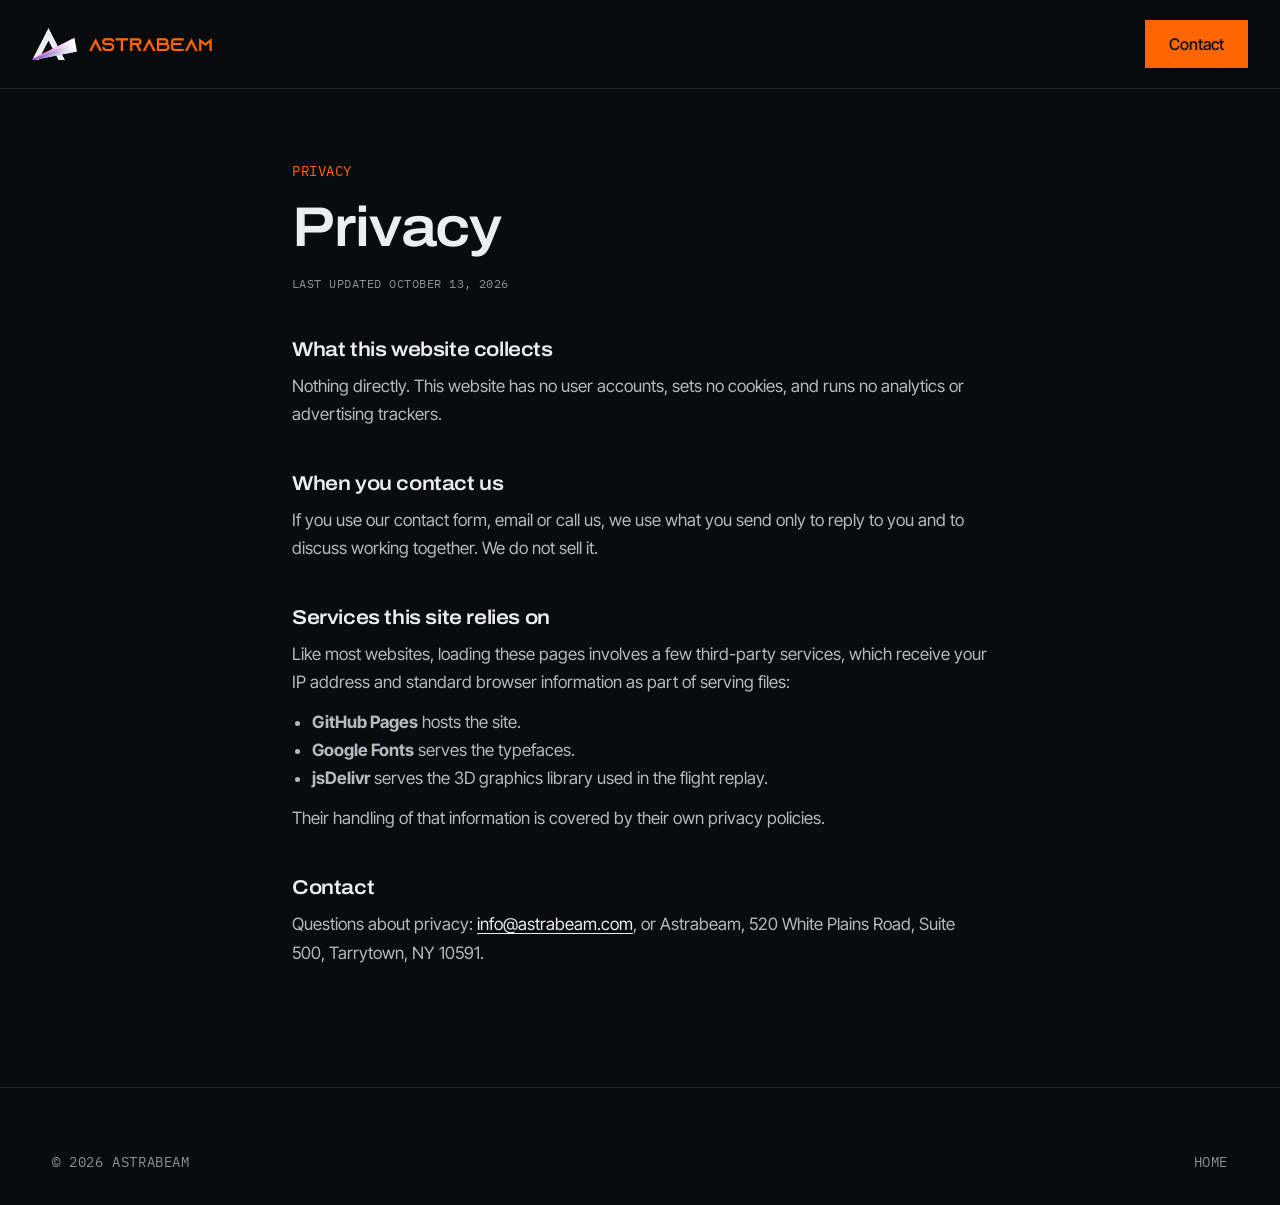
<file: privacy.html>
<!doctype html>
<html lang="en">
<head>
<meta charset="utf-8">
<meta name="viewport" content="width=device-width, initial-scale=1">
<title>Privacy · Astrabeam</title>
<meta name="robots" content="index">
<link rel="preconnect" href="https://fonts.googleapis.com">
<link rel="preconnect" href="https://fonts.gstatic.com" crossorigin>
<link href="https://fonts.googleapis.com/css2?family=Archivo:wdth,wght@100..125,500..800&family=Inter+Tight:wght@400;500;600&family=IBM+Plex+Mono:wght@400;500&display=swap" rel="stylesheet">
<link rel="icon" type="image/png" href="assets/astrabeam-mark-light.png">
<link rel="stylesheet" href="styles.css?v=2d792ae5">
</head>
<body>
<header class="nav scrolled">
  <a class="logo" href="index.html" aria-label="Astrabeam home">
    <img class="logo-mark" src="assets/astrabeam-mark-light.png" alt="">
    <img class="logo-word" src="assets/astrabeam-wordmark.png" alt="Astrabeam">
  </a>
  <a class="btn btn-sm" href="index.html#contact">Contact</a>
</header>
<main class="section legal">
  <div class="wrap">
    <p class="eyebrow mono">PRIVACY</p>
    <h1>Privacy</h1>
    <p class="mono tiny">LAST UPDATED OCTOBER 13, 2026</p>

    <h2>What this website collects</h2>
    <p>Nothing directly. This website has no user accounts, sets no cookies, and runs no analytics or advertising trackers.</p>

    <h2>When you contact us</h2>
    <p>If you use our contact form, email or call us, we use what you send only to reply to you and to discuss working together. We do not sell it.</p>

    <h2>Services this site relies on</h2>
    <p>Like most websites, loading these pages involves a few third-party services, which receive your IP address and standard browser information as part of serving files:</p>
    <ul>
      <li><b>GitHub Pages</b> hosts the site.</li>
      <li><b>Google Fonts</b> serves the typefaces.</li>
      <li><b>jsDelivr</b> serves the 3D graphics library used in the flight replay.</li>
    </ul>
    <p>Their handling of that information is covered by their own privacy policies.</p>

    <h2>Contact</h2>
    <p>Questions about privacy: <a href="mailto:info@astrabeam.com">info@astrabeam.com</a>, or Astrabeam, 520 White Plains Road, Suite 500, Tarrytown, NY 10591.</p>
  </div>
</main>
<footer class="footer mono"><div class="wrap foot"><span>© 2026 ASTRABEAM</span><span><a href="index.html">HOME</a></span></div></footer>
</body>
</html>
</file>
<file: styles.css>
/* Astrabeam — site styles */
:root {
  --bg: #0a0b0d;
  --bg-2: #111317;
  --line: #22262c;
  --fg: #ecedef;
  --dim: #8a9099;
  --accent: #ff6600;
  --live: #3dffa8;
  --light-bg: #f1f0ec;
  --light-fg: #15171a;
  --light-dim: #5d636b;
  --light-line: #d9d7d1;
  --max: 1240px;
}
* { box-sizing: border-box; margin: 0; padding: 0; }
html { scroll-behavior: smooth; }
body {
  background: var(--bg); color: var(--fg);
  font-family: "Inter Tight", system-ui, sans-serif; font-size: 17px; line-height: 1.55;
  -webkit-font-smoothing: antialiased; overflow-x: hidden;
}
a { color: inherit; text-decoration: none; }
em { font-style: normal; color: var(--accent); }
img { max-width: 100%; }
.wrap { max-width: var(--max); margin: 0 auto; padding: 0 32px; }
.mono { font-family: "IBM Plex Mono", ui-monospace, monospace; letter-spacing: .04em; }
.dim { color: var(--dim); }
:focus-visible { outline: 2px solid var(--accent); outline-offset: 3px; }

/* TYPE */
h1, h2, .legal h1 {
  font-family: "Archivo", "Inter Tight", system-ui, sans-serif;
  font-stretch: 112%; font-weight: 600; letter-spacing: -.02em;
}
h1 { font-stretch: 125%; font-weight: 700; text-transform: uppercase; letter-spacing: -.01em; font-size: clamp(34px, 4.8vw, 68px); line-height: 1.02; }
h2 { font-size: clamp(28px, 3.2vw, 44px); line-height: 1.1; }
h3 { font-size: 22px; font-weight: 500; letter-spacing: -.01em; line-height: 1.25; }
.kicker { font-size: 15px; font-weight: 500; color: var(--accent); margin-bottom: 18px; }
.note { font-size: 13px; color: var(--dim); }

.btn {
  display: inline-block; padding: 14px 24px; background: var(--accent); color: #0a0b0d;
  font: 500 16px "Inter Tight", system-ui, sans-serif; border: 0; cursor: pointer; transition: background .2s;
}
.btn:hover { background: #ff8533; }

/* NAV */
.nav {
  position: fixed; inset: 0 0 auto 0; z-index: 50; display: flex; align-items: center; justify-content: space-between;
  padding: 20px 32px; transition: background .3s, border-color .3s; border-bottom: 1px solid transparent;
}
.nav.scrolled { background: rgba(10,11,13,.92); backdrop-filter: blur(8px); border-bottom-color: var(--line); }
.logo { display: flex; align-items: center; gap: 12px; }
.logo-mark { height: 32px; width: auto; }
.logo-word { height: 13px; width: auto; }
.nav nav { display: flex; gap: 34px; font-size: 15px; color: #c3c7cd; }
.nav nav a:hover { color: #fff; }
.nav-toggle { display: none; background: none; border: 1px solid #3a3f47; color: var(--fg); font: 500 14px "Inter Tight", sans-serif; padding: 8px 14px; cursor: pointer; }

/* HERO */
.hero { position: relative; height: 100vh; min-height: 620px; overflow: hidden; background: #000 url(assets/hero-poster.jpg) center / cover no-repeat; }
.hero-video { position: absolute; inset: 0; width: 100%; height: 100%; object-fit: cover; }
.hero-shade {
  position: absolute; inset: 0; z-index: 1;
  background:
    linear-gradient(to right, rgba(10,11,13,.8) 0%, rgba(10,11,13,.35) 50%, rgba(10,11,13,0) 80%),
    linear-gradient(to top, rgba(10,11,13,.9) 0%, rgba(10,11,13,0) 45%),
    linear-gradient(to bottom, rgba(10,11,13,.5) 0%, rgba(10,11,13,0) 20%);
}
.hero-copy { position: absolute; z-index: 2; left: 32px; bottom: 13vh; max-width: min(1000px, calc(100% - 64px)); }
.hero .kicker { text-shadow: 0 1px 12px rgba(0,0,0,.6); }
.lede { margin: 24px 0 32px; font-size: 19px; line-height: 1.5; color: #d6d9dd; max-width: 540px; }
.video-toggle { position: absolute; z-index: 2; right: 32px; bottom: 28px; background: none; border: 0; color: #b5bac1; font: 500 13px "Inter Tight", sans-serif; cursor: pointer; }
.video-toggle:hover { color: #fff; }

/* SECTIONS */
.section { padding: 120px 0; }
.split-head { display: grid; grid-template-columns: 1.05fr 1fr; gap: 64px; align-items: end; margin-bottom: 56px; }
.split-head > * { min-width: 0; }
.split-head p { color: #b5bac1; font-size: 18px; }
.split-head p + p { margin-top: 16px; }
.split-head a { text-decoration: underline; text-underline-offset: 3px; }

/* VISION */
.vision { border-bottom: 1px solid var(--line); }
.vision-lead { font-size: clamp(26px, 3.2vw, 44px); line-height: 1.22; letter-spacing: -.02em; font-weight: 500; max-width: 1040px; }
.vision-cols { display: grid; grid-template-columns: 1fr 1fr; gap: 64px; margin-top: 56px; max-width: 1040px; color: #b5bac1; font-size: 18px; }

/* POV */
.pov-frame { border: 1px solid var(--line); background: #000; }
.pov-frame video { display: block; width: 100%; height: auto; aspect-ratio: 16 / 9; }
.pov-foot { display: flex; justify-content: space-between; align-items: center; gap: 20px; margin-top: 14px; }
.pov-toggle { flex: none; background: none; border: 1px solid var(--line); color: #b5bac1; font: 500 13px "Inter Tight", sans-serif; padding: 7px 12px; cursor: pointer; }
.pov-toggle:hover { color: #fff; }

/* PLATFORM */
.platform { background: var(--bg-2); border-block: 1px solid var(--line); }
.layers { display: grid; grid-template-columns: 1fr 1fr; gap: 56px 48px; }
.layer { min-width: 0; }
.diag { border: 1px solid var(--line); background: #0b0c0f; }
.diag-svg { display: block; width: 100%; height: auto; }
.layer-body { padding-top: 24px; }
.layer-label { font-size: 14px; color: var(--accent); font-weight: 500; }
.layer h3 { font-size: 26px; margin: 6px 0 12px; }
.layer p { color: #b5bac1; font-size: 16px; }
.layer p + p { margin-top: 12px; }

/* IMAGE BAND */
.band { position: relative; margin: 0; }
.band img { display: block; width: 100%; height: min(78vh, 760px); object-fit: cover; }
.band figcaption { position: absolute; left: 0; right: 0; bottom: 24px; color: #c3c7cd; font-size: 14px; }

/* USE CASES */
.uc-list { list-style: none; border-bottom: 1px solid var(--line); }
.uc {
  display: grid; grid-template-columns: 56px 1fr 1.45fr 220px; gap: 28px; align-items: start;
  padding: 30px 0; border-top: 1px solid var(--line);
}
.uc > * { min-width: 0; }
.uc-n { color: var(--dim); font-size: 14px; padding-top: 4px; font-variant-numeric: tabular-nums; }
.uc h3 { font-size: 24px; }
.uc-text p { color: #b5bac1; font-size: 16px; }
.uc-tag { display: block; font-size: 13px; color: var(--dim); margin-top: 10px; }
.uc img { grid-column: 4; grid-row: 1; width: 100%; height: auto; aspect-ratio: 800 / 520; object-fit: cover; filter: saturate(.8) brightness(.9); transition: filter .4s; }
.uc:hover img { filter: none; }
.uc:hover h3 { color: var(--accent); }

/* QUOTES */
.quotes-sec { border-top: 1px solid var(--line); }
.quotes { display: grid; grid-template-columns: 1fr 1fr; gap: 64px 72px; margin-top: 56px; }
.quote blockquote { font-size: clamp(21px, 2vw, 27px); line-height: 1.35; letter-spacing: -.015em; }
.quote figcaption { display: flex; align-items: center; gap: 14px; margin-top: 22px; }
.quote figcaption img { width: 44px; height: 44px; object-fit: contain; background: #fff; padding: 5px; }
.quote figcaption span { display: flex; flex-direction: column; font-size: 14px; color: var(--dim); }
.quote figcaption b { color: var(--fg); font-weight: 500; font-size: 15px; }

/* LIGHT SECTIONS */
.light { background: var(--light-bg); color: var(--light-fg); }
.light .split-head p { color: #3c4148; }
.light .section + .section { padding-top: 0; }
.group { font-size: 15px; font-weight: 500; color: var(--light-dim); margin: 64px 0 22px; padding-top: 20px; border-top: 1px solid var(--light-line); }
.people { display: grid; grid-template-columns: repeat(4, 1fr); gap: 28px; }
.person { margin: 0; min-width: 0; }
.person img { display: block; width: 100%; height: auto; aspect-ratio: 1; object-fit: cover; background: #ddd; filter: grayscale(1) contrast(1.03); transition: filter .4s; }
.person:hover img, .person:focus-within img { filter: none; }
.person figcaption { margin-top: 14px; display: flex; flex-direction: column; gap: 2px; font-size: 15px; color: var(--light-dim); }
.person b { color: var(--light-fg); font-size: 17px; font-weight: 500; }
.p-org { font-size: 14px; }
.p-li { font-size: 14px; color: var(--light-fg); margin-top: 4px; }
.p-li:hover { color: var(--accent); }

.news { list-style: none; display: grid; grid-template-columns: 1fr 1fr; column-gap: 56px; }
.news li { display: flex; gap: 20px; align-items: flex-start; padding: 22px 0; border-top: 1px solid var(--light-line); }
.news img { flex: none; width: 76px; height: 76px; object-fit: contain; background: #fff; border: 1px solid var(--light-line); padding: 4px; }
.news b { font-size: 17px; font-weight: 500; }
.news p { font-size: 15px; color: var(--light-dim); margin-top: 2px; }

/* CONTACT */
.contact-grid { display: grid; grid-template-columns: 1fr 1.1fr; gap: 80px; align-items: start; }
.contact-grid > * { min-width: 0; }
.contact-intro { color: #b5bac1; font-size: 18px; margin-top: 20px; max-width: 460px; }
.contact-list { display: grid; grid-template-columns: 80px 1fr; gap: 12px 16px; margin-top: 36px; font-size: 17px; }
.contact-list dd a { border-bottom: 1px solid #3a3f47; }
.contact-list dt { color: var(--dim); }
.contact-list a:hover { color: var(--accent); }

/* FOOTER */
.footer { border-top: 1px solid var(--line); padding: 64px 0 32px; color: var(--dim); font-size: 15px; }
.foot-top { display: flex; justify-content: space-between; gap: 48px; flex-wrap: wrap; }
.foot-logo { width: 150px; height: auto; }
.foot-cols { display: grid; grid-template-columns: repeat(3, auto); gap: 64px; }
.foot-cols div { display: flex; flex-direction: column; gap: 8px; }
.foot-cols b { color: var(--fg); font-weight: 500; margin-bottom: 4px; }
.foot-cols a:hover { color: var(--fg); }
.foot-bottom { display: flex; justify-content: space-between; margin-top: 56px; padding-top: 20px; border-top: 1px solid var(--line); font-size: 14px; }
.foot-bottom a:hover, .foot a:hover { color: var(--fg); }
.foot { display: flex; justify-content: space-between; gap: 20px; flex-wrap: wrap; font-size: 14px; }

/* LEGAL / 404 */
.legal { padding-top: 160px; min-height: 80vh; }
.legal .wrap { max-width: 760px; }
.legal h1 { font-size: clamp(32px, 4.6vw, 56px); margin-bottom: 18px; text-transform: none; font-stretch: 112%; }
.legal h2 { font-size: 20px; margin: 44px 0 12px; }
.legal p, .legal li { color: #b5bac1; font-size: 17px; line-height: 1.65; }
.legal ul { margin: 12px 0 12px 20px; }
.legal a:not(.btn) { color: var(--fg); text-decoration: underline; text-underline-offset: 3px; }
.legal .eyebrow { color: var(--accent); font-size: 14px; margin-bottom: 16px; }
.legal .tiny { font-size: 12px; color: var(--dim); }
.notfound p { margin-bottom: 28px; }

/* REVEAL */
.reveal { opacity: 0; transform: translateY(16px); transition: opacity .8s ease, transform .8s cubic-bezier(.2,.8,.2,1); }
.reveal.in { opacity: 1; transform: none; }

/* RESPONSIVE */
@media (max-width: 1000px) {
  .nav nav#site-nav {
    display: none; position: absolute; top: 100%; left: 0; right: 0; flex-direction: column; gap: 0;
    background: rgba(10,11,13,.97); border-bottom: 1px solid var(--line);
  }
  .nav nav#site-nav.open { display: flex; }
  .nav nav#site-nav a { padding: 16px 32px; border-top: 1px solid var(--line); color: var(--fg); font-size: 17px; }
  .nav-toggle { display: block; }
  .split-head, .vision-cols, .contact-grid { grid-template-columns: 1fr; gap: 24px; }
  .layers, .quotes, .news { grid-template-columns: 1fr; }
  .people { grid-template-columns: repeat(2, 1fr); }
  .uc { grid-template-columns: 40px 1fr 180px; }
  .uc-text { grid-column: 2; }
  .uc img { grid-column: 3; grid-row: 1 / span 2; }
  .foot-cols { grid-template-columns: 1fr 1fr; gap: 32px; }
}
@media (max-width: 600px) {
  .wrap { padding: 0 16px; }
  .nav { padding: 14px 16px; }
  .nav nav#site-nav a { padding: 16px; }
  .hero-copy { left: 16px; right: 16px; }
  .section { padding: 80px 0; }
  .uc { grid-template-columns: 1fr; gap: 10px; }
  .uc-n, .uc h3, .uc-text, .uc img { grid-column: 1; grid-row: auto; }
  .uc img { order: -1; }
    .foot-cols { grid-template-columns: 1fr; }
  .diag-svg text { font-size: 13px; letter-spacing: .02em; }
}
@media (prefers-reduced-motion: reduce) {
  * { animation: none !important; transition: none !important; scroll-behavior: auto !important; }
  .reveal { opacity: 1; transform: none; }
}

/* FLIGHT REPLAY */
.fl-head { display: grid; grid-template-columns: 1fr 1fr; gap: 60px; align-items: end; margin-bottom: 50px; }
.fl-head h2 { margin-bottom: 0; }
.fl-grid { display: grid; grid-template-columns: 1fr 1.25fr; gap: 1px; background: var(--line); border: 1px solid var(--line); }
.fl-panel { position: relative; background: #050608; overflow: hidden; }
.fl-cam video { display: block; width: 100%; height: auto; aspect-ratio: 960 / 1080; object-fit: cover; background: #000; }
.fl-3d { min-height: 480px; }
#fl-canvas { position: absolute; inset: 0; width: 100%; height: 100%; display: block; cursor: grab; touch-action: pan-y; }
#fl-canvas:active { cursor: grabbing; }
.fl-tag { position: absolute; z-index: 2; top: 14px; left: 14px; font-size: 10px; padding: 5px 8px; background: rgba(5,6,8,.75); color: var(--fg); }
.fl-tag-depth { top: auto; bottom: calc(33.33% - 30px); }
.fl-tag-depth2 { top: auto; left: calc(50% + 14px); bottom: calc(33.33% - 30px); }
.fl-mode { position: absolute; z-index: 2; top: 14px; right: 14px; font-size: 10px; color: var(--dim); display: flex; align-items: center; gap: 8px; }
.fl-mode::before { content: ""; width: 7px; height: 7px; border-radius: 50%; background: #4e545c; }
.fl-mode.on { color: var(--live); }
.fl-mode.on::before { background: var(--live); box-shadow: 0 0 10px var(--live); }
.fl-legend { position: absolute; z-index: 2; left: 14px; bottom: 14px; display: flex; gap: 18px; flex-wrap: wrap; font-size: 10px; color: var(--dim); }
.fl-legend span { display: flex; align-items: center; gap: 7px; }
.fl-legend i { width: 14px; height: 2px; display: inline-block; }
.fl-legend b { color: var(--fg); font-weight: 500; }
.lg-red { background: #ff4d3d; height: 10px !important; width: 10px !important; border-radius: 50%; border: 1px solid #ff4d3d; background: transparent !important; }
.lg-green { background: #3dffa8; }
.lg-blue { background: #4da3ff; }
.fl-hint { position: absolute; z-index: 2; right: 14px; bottom: 14px; font-size: 10px; color: #4e545c; }

.fl-bar { display: flex; align-items: center; gap: 18px; margin-top: 18px; }
.fl-play { width: 44px; height: 44px; flex: none; background: var(--accent); color: #000; border: 0; font-size: 14px; cursor: pointer; }
.fl-play:hover { background: #ff8533; }
.fl-track { position: relative; flex: 1; height: 44px; }
#fl-band { position: absolute; left: 0; right: 0; top: 14px; width: 100%; height: 16px; display: block; }
#fl-scrub { position: absolute; inset: 0; width: 100%; height: 100%; margin: 0; background: transparent; -webkit-appearance: none; appearance: none; cursor: pointer; }
#fl-scrub::-webkit-slider-runnable-track { height: 44px; background: transparent; }
#fl-scrub::-webkit-slider-thumb { -webkit-appearance: none; width: 2px; height: 44px; background: var(--fg); box-shadow: 0 0 0 3px rgba(236,238,241,.15); }
#fl-scrub::-moz-range-track { height: 44px; background: transparent; }
#fl-scrub::-moz-range-thumb { width: 2px; height: 44px; border: 0; border-radius: 0; background: var(--fg); }
.fl-time { font-size: 12px; color: var(--dim); min-width: 110px; text-align: right; }
.fl-key { display: flex; gap: 22px; margin: 10px 0 0 62px; font-size: 10px; color: var(--dim); }
.fl-key span { display: flex; align-items: center; gap: 7px; }
.fl-key i { width: 14px; height: 6px; display: inline-block; }
.k-off { background: rgba(61,255,168,.55); }
.k-obs { background: rgba(255,77,61,.8); }

.fl-stats { display: grid; grid-template-columns: repeat(4, 1fr); gap: 1px; background: var(--line); border: 1px solid var(--line); margin-top: 40px; }
.fl-stats div { background: var(--bg); padding: 22px 24px; display: flex; flex-direction: column; gap: 6px; }
.fl-stats span { font-size: 10px; color: var(--dim); }
.fl-stats b { font-size: 44px; font-weight: 500; letter-spacing: -.03em; font-variant-numeric: tabular-nums; }
.fl-stats em { font-style: normal; font-size: 10px; color: var(--dim); }

.fl-loop { display: grid; grid-template-columns: repeat(5, 1fr); gap: 1px; background: var(--line); border: 1px solid var(--line); margin-top: 40px; }
.fl-loop div { background: var(--bg-2); padding: 24px 22px; }
.fl-loop span { font-size: 11px; color: var(--accent); }
.fl-loop p { margin-top: 10px; color: #a9afb8; font-size: 14px; line-height: 1.5; }
.fl-loop .fl-next { background: rgba(255,102,0,.08); }
.fl-note { margin-top: 18px; }

@media (max-width: 960px) {
  .fl-head { grid-template-columns: 1fr; gap: 24px; }
  .fl-grid { grid-template-columns: 1fr; }
  .fl-3d { min-height: 380px; }
  .fl-stats { grid-template-columns: 1fr 1fr; }
  .fl-loop { grid-template-columns: 1fr 1fr; }
}
@media (max-width: 600px) {
  .fl-stats b { font-size: 32px; }
  .fl-loop { grid-template-columns: 1fr; }
  .fl-key { margin-left: 0; flex-wrap: wrap; }
  .fl-legend { gap: 10px; }
  .fl-hint { display: none; }
}

/* flight section sits on the redesigned type scale */
.flight .fl-head h2 { font-size: clamp(28px, 3.2vw, 44px); }
.flight .body { color: #b5bac1; font-size: 18px; }
.flight .fl-loop span { font-size: 12px; color: var(--accent); }
.flight .tiny { font-size: 12px; color: var(--dim); }
@media (max-width: 1000px) { .fl-head { grid-template-columns: 1fr; gap: 24px; } }

/* USE CASES: card grid (first design) */
.uc-title { font-stretch: 125%; font-weight: 700; text-transform: uppercase; letter-spacing: -.01em; font-size: clamp(28px, 3.6vw, 48px); line-height: 1.06; }
.apps-intro { color: #b5bac1; font-size: 18px; max-width: 560px; margin-top: 22px; }
.apps { display: grid; grid-template-columns: repeat(4, 1fr); gap: 1px; background: var(--line); border: 1px solid var(--line); margin-top: 50px; }
.app { background: var(--bg); display: flex; flex-direction: column; padding-bottom: 26px; transition: background .3s; min-width: 0; }
.app:hover { background: var(--bg-2); }
.app img { display: block; width: 100%; height: auto; aspect-ratio: 800 / 520; object-fit: cover; filter: saturate(.85) brightness(.85); transition: filter .4s; }
.app:hover img { filter: none; }
.app .idx { font-size: 12px; color: var(--dim); margin: 18px 24px 8px; }
.app h3 { font-size: 20px; margin: 0 24px; }
.app p { color: var(--dim); font-size: 15px; line-height: 1.5; margin: 10px 24px 0; }
.app .tag { margin: auto 24px 0; padding-top: 22px; font-size: 11px; color: var(--accent); }
@media (max-width: 1100px) { .apps { grid-template-columns: repeat(2, 1fr); } }
@media (max-width: 600px) { .apps { grid-template-columns: 1fr; } }
.news-link { display: flex; gap: 20px; align-items: flex-start; width: 100%; }
.news-link:hover b { color: var(--accent); }
.news-link b::after { content: " ↗"; color: var(--light-dim); font-weight: 400; }
.band-inline img { height: auto; aspect-ratio: 16 / 9; max-height: 680px; border: 1px solid var(--line); }
.band-inline figcaption { position: static; margin-top: 14px; color: var(--dim); font-size: 13px; }
.p-bio { font-size: 14px; line-height: 1.5; color: var(--light-dim); margin-top: 8px; }

/* CONTACT FORM (mirrors the restyled Squarespace Form Block) */
.contact-form { display: grid; grid-template-columns: 1fr 1fr; gap: 18px; }
.contact-form > * { min-width: 0; }
.contact-form label { display: flex; flex-direction: column; gap: 8px; font-size: 14px; color: var(--dim); }
.contact-form .full { grid-column: 1 / -1; }
.contact-form input, .contact-form select, .contact-form textarea {
  width: 100%; background: var(--bg-2); border: 1px solid #2c3138; color: var(--fg);
  font: 16px "Inter Tight", sans-serif; padding: 12px 14px; border-radius: 0; resize: vertical;
}
.contact-form input:focus, .contact-form select:focus, .contact-form textarea:focus { border-color: var(--accent); outline: none; }
.contact-form [aria-invalid="true"] { border-color: #ff4d4d; }
.form-foot { display: flex; align-items: center; gap: 18px; flex-wrap: wrap; }
.form-foot .note { flex: 1; min-width: 200px; }
@media (max-width: 600px) { .contact-form { grid-template-columns: 1fr; } }

/* Dropdown: match the text fields, custom chevron */
.contact-form select {
  -webkit-appearance: none; appearance: none; cursor: pointer;
  height: 46px; line-height: 1.2; padding-right: 44px;
  background-image: url("data:image/svg+xml,%3Csvg xmlns='http://www.w3.org/2000/svg' width='12' height='8' viewBox='0 0 12 8'%3E%3Cpath d='M1 1.5 6 6.5 11 1.5' fill='none' stroke='%23ff6600' stroke-width='1.6'/%3E%3C/svg%3E");
  background-repeat: no-repeat; background-position: right 16px center; background-size: 12px 8px;
}
.contact-form input { height: 46px; }
.contact-form select:invalid, .contact-form select.is-empty { color: var(--dim); }
.contact-form select option { background: var(--bg-2); color: var(--fg); }
.contact-form select:hover, .contact-form input:hover, .contact-form textarea:hover { border-color: #3d434b; }
</file>
